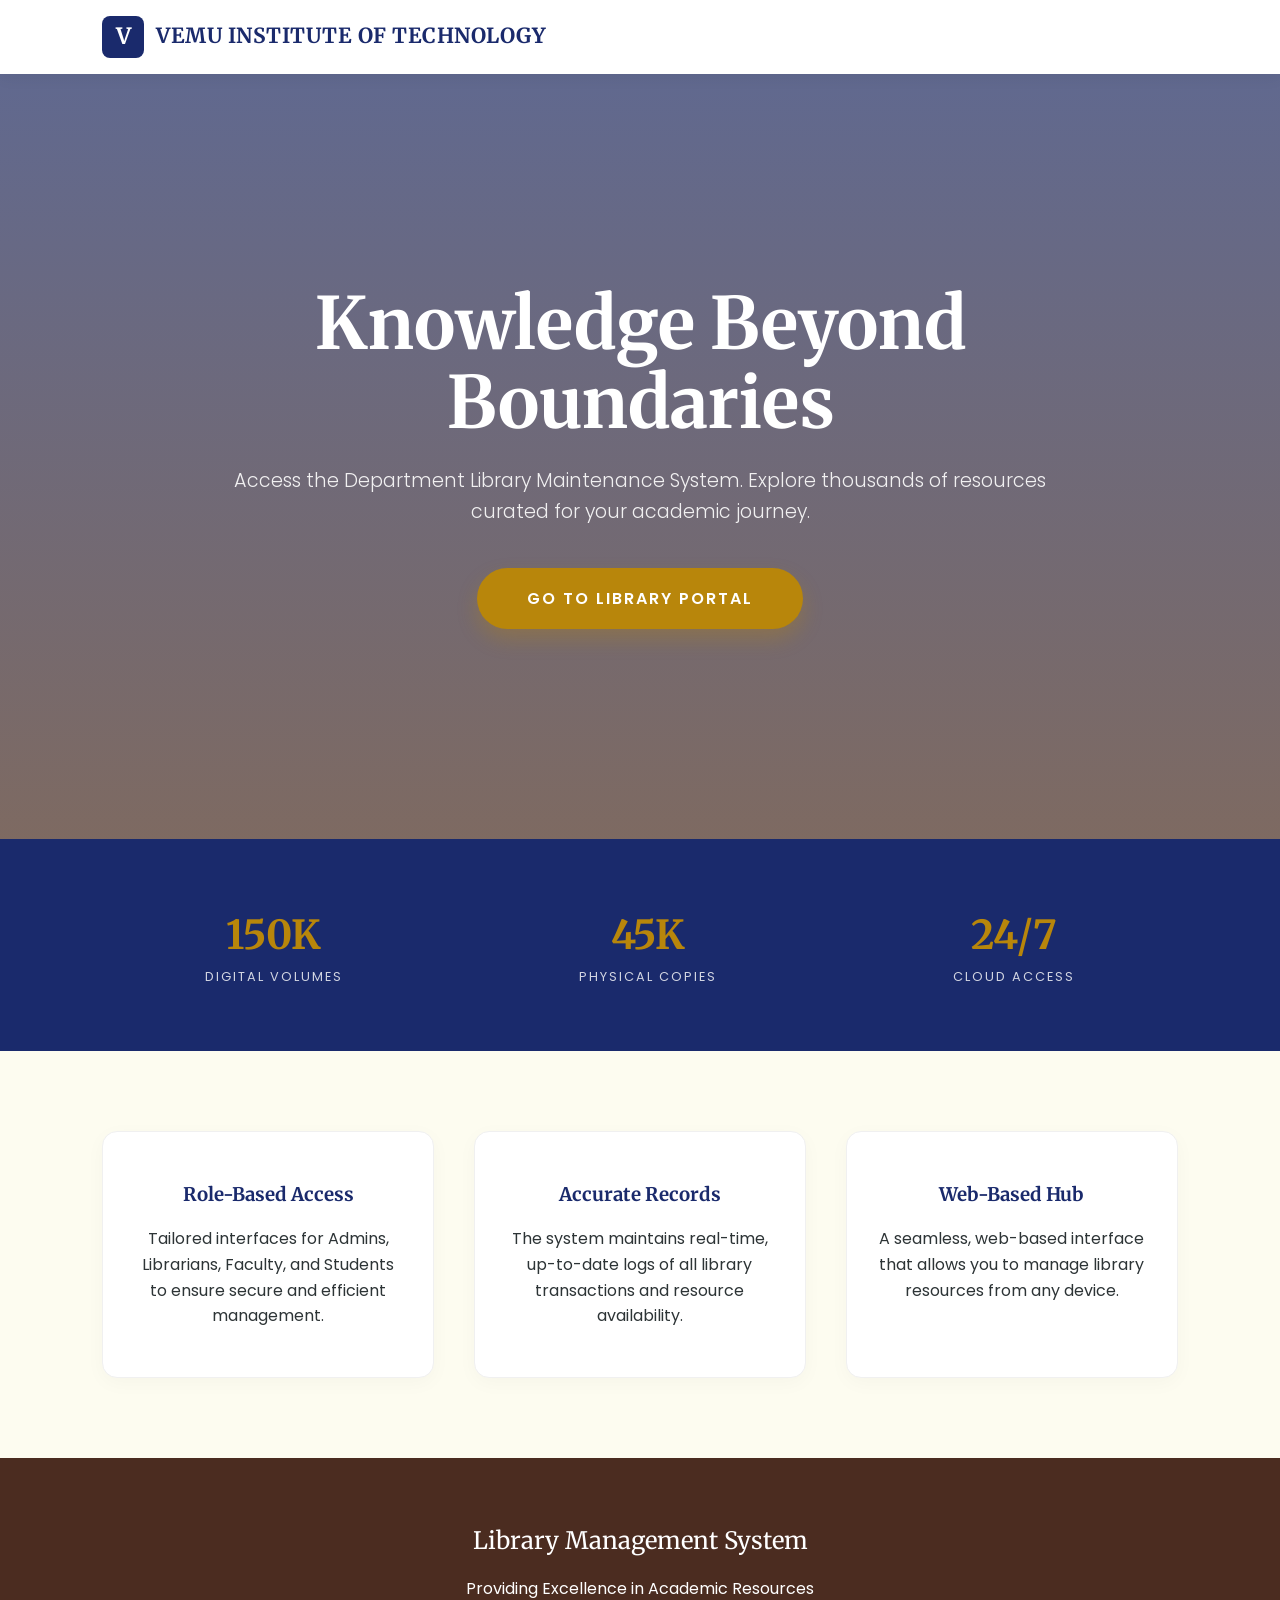
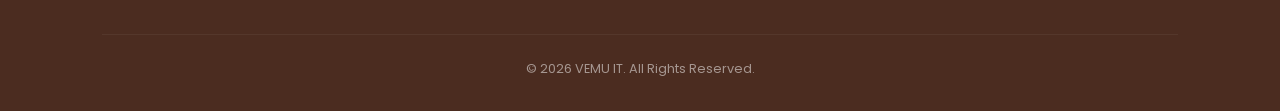
<file: index.html>
<!DOCTYPE html>
<html lang="en">

<head>
    <meta charset="UTF-8">
    <meta name="viewport" content="width=device-width, initial-scale=1.0">
    <title>VEMU IT | Library Management System</title>
    <!-- Google Fonts -->
    <link href="https://fonts.googleapis.com/css2?family=Merriweather:wght@400;700&family=Poppins:wght@300;400;500;600&display=swap" rel="stylesheet">
    <!-- Link to External CSS -->
    <link rel="stylesheet" href="home.css">
</head>

<body>

    <header>
        <div class="logo-box">
            <div class="logo-icon">V</div>
            <h1>VEMU INSTITUTE OF TECHNOLOGY</h1>
        </div>
    </header>

    <main>
        <section class="hero">
            <div class="hero-content">
                <h2>Knowledge Beyond Boundaries</h2>
                <p>Access the Department Library Maintenance System. Explore thousands of resources curated for your academic journey.</p>
                <a href="login.html" class="btn-login">Go to Library Portal</a>
            </div>
        </section>

        <section class="stats">
            <div class="stat-item">
                <h4>150K</h4>
                <p>Digital Volumes</p>
            </div>
            <div class="stat-item">
                <h4>45K</h4>
                <p>Physical Copies</p>
            </div>
            <div class="stat-item">
                <h4>24/7</h4>
                <p>Cloud Access</p>
            </div>
        </section>

        <section class="features">
            <div class="feature-card">
                <h3>Role-Based Access</h3>
                <p>Tailored interfaces for Admins, Librarians, Faculty, and Students to ensure secure and efficient management.</p>
            </div>
            <div class="feature-card">
                <h3>Accurate Records</h3>
                <p>The system maintains real-time, up-to-date logs of all library transactions and resource availability.</p>
            </div>
            <div class="feature-card">
                <h3>Web-Based Hub</h3>
                <p>A seamless, web-based interface that allows you to manage library resources from any device.</p>
            </div>
        </section>
    </main>

    <footer>
        <div class="footer-logo">Library Management System</div>
        <p>Providing Excellence in Academic Resources</p>
        <div class="copyright">
            &copy; 2026 VEMU IT. All Rights Reserved.
        </div>
    </footer>

</body>

</html>
</file>
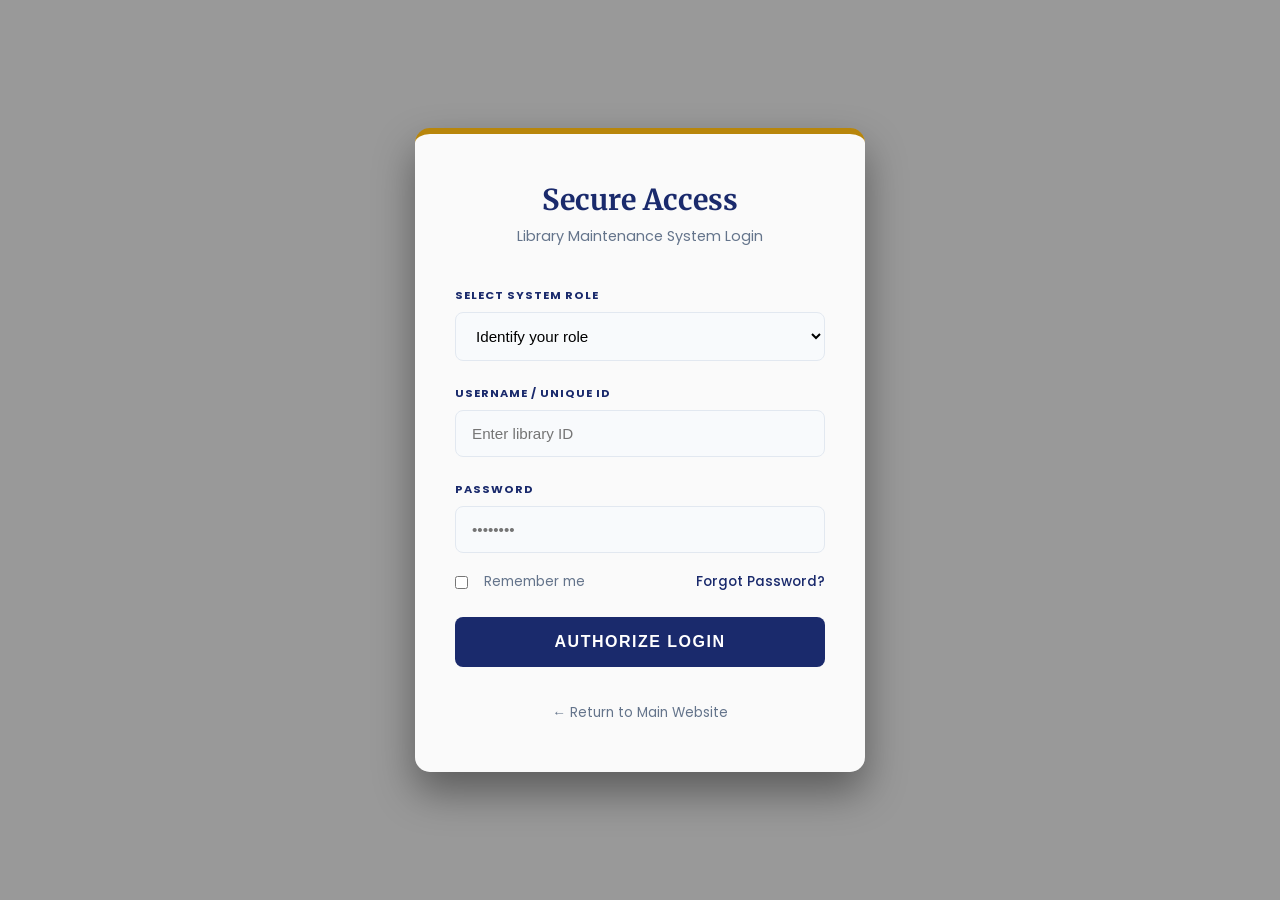
<file: login.html>
<!DOCTYPE html>
<html lang="en">

<head>
    <meta charset="UTF-8">
    <meta name="viewport" content="width=device-width, initial-scale=1.0">
    <title>Secure Access | Library Portal</title>
    <!-- Google Fonts -->
    <link href="https://fonts.googleapis.com/css2?family=Merriweather:wght@700&family=Poppins:wght@400;500;600&display=swap" rel="stylesheet">
    <link rel="stylesheet" href="login.css">
</head>

<body>

    <div class="login-card">
        <div class="login-header">
            <h2>Secure Access</h2>
            <p>Library Maintenance System Login</p>
        </div>

        <form action="index.html">
            <!-- Role Selection -->
            <div class="form-group">
                <label for="role">SELECT SYSTEM ROLE</label>
                <select id="role" name="role" class="form-control" required>
                    <option value="" disabled selected>Identify your role</option>
                    <option value="admin">Administrator</option>
                    <option value="librarian">Librarian</option>
                    <option value="faculty">Faculty Member</option>
                    <option value="student">Student Representative</option>
                </select>
            </div>

            <!-- Username -->
            <div class="form-group">
                <label for="username">USERNAME / UNIQUE ID</label>
                <input type="text" id="username" name="username" class="form-control" placeholder="Enter library ID" required>
            </div>

            <!-- Password -->
            <div class="form-group">
                <label for="password">PASSWORD</label>
                <input type="password" id="password" name="password" class="form-control" placeholder="••••••••" required>
            </div>

            <!-- Options Row: Remember Me & Forgot Password -->
            <div class="options-row">
                <label class="checkbox-container">
                    <input type="checkbox">
                    <span class="checkmark"></span>
                    Remember me
                </label>
                <a href="#" class="forgot-link">Forgot Password?</a>
            </div>

            <button type="submit" class="submit-btn">Authorize Login</button>
        </form>

        <div class="card-footer">
            <a href="index.html">← Return to Main Website</a>
        </div>
    </div>

</body>

</html>
</file>
<file: home.css>
/* CSS VARIABLES */

:root {
    --primary: #1a2a6c;
    --secondary: #4b2c20;
    --accent: #b8860b;
    --cream: #fdfcf0;
    --white: #ffffff;
    --text-dark: #2d3436;
    --transition: all 0.4s ease;
}

* {
    margin: 0;
    padding: 0;
    box-sizing: border-box;
}

body {
    font-family: 'Poppins', sans-serif;
    background-color: var(--cream);
    color: var(--text-dark);
    line-height: 1.6;
    overflow-x: hidden;
}

header {
    background-color: var(--white);
    padding: 1rem 8%;
    display: flex;
    justify-content: space-between;
    align-items: center;
    box-shadow: 0 4px 15px rgba(0, 0, 0, 0.05);
    position: sticky;
    top: 0;
    z-index: 1000;
}

.logo-box {
    display: flex;
    align-items: center;
    gap: 12px;
}

.logo-icon {
    width: 42px;
    height: 42px;
    background-color: var(--primary);
    color: white;
    border-radius: 8px;
    display: flex;
    justify-content: center;
    align-items: center;
    font-family: 'Merriweather', serif;
    font-weight: bold;
    font-size: 1.4rem;
}

header h1 {
    font-family: 'Merriweather', serif;
    font-size: 1.3rem;
    color: var(--primary);
    letter-spacing: 0.5px;
}

.hero {
    height: 85vh;
    background: linear-gradient(rgba(26, 42, 108, 0.7), rgba(75, 44, 32, 0.7)), url('https://images.unsplash.com/photo-1521587760476-6c12a4b040da?auto=format&fit=crop&w=1920&q=80');
    background-size: cover;
    background-position: center;
    background-attachment: fixed;
    display: flex;
    justify-content: center;
    align-items: center;
    text-align: center;
    color: var(--white);
    padding: 0 5%;
}

.hero-content {
    max-width: 850px;
}

.hero h2 {
    font-family: 'Merriweather', serif;
    font-size: clamp(2.5rem, 6vw, 4.5rem);
    margin-bottom: 1.5rem;
    line-height: 1.1;
}

.hero p {
    font-size: 1.2rem;
    margin-bottom: 2.5rem;
    opacity: 0.9;
    font-weight: 300;
}

.btn-login {
    display: inline-block;
    background-color: var(--accent);
    color: var(--white);
    padding: 18px 50px;
    text-decoration: none;
    font-weight: 600;
    font-size: 1rem;
    border-radius: 50px;
    text-transform: uppercase;
    letter-spacing: 2px;
    box-shadow: 0 10px 20px rgba(184, 134, 11, 0.3);
    transition: var(--transition);
}

.btn-login:hover {
    background-color: var(--white);
    color: var(--primary);
    transform: translateY(-5px);
    box-shadow: 0 15px 30px rgba(0, 0, 0, 0.2);
}

.stats {
    background-color: var(--primary);
    color: white;
    padding: 4rem 8%;
    display: flex;
    justify-content: space-around;
    flex-wrap: wrap;
    gap: 2rem;
    text-align: center;
}

.stat-item h4 {
    font-size: 2.5rem;
    font-family: 'Merriweather', serif;
    color: var(--accent);
}

.stat-item p {
    font-size: 0.8rem;
    text-transform: uppercase;
    letter-spacing: 2px;
    opacity: 0.8;
}

.features {
    padding: 5rem 8%;
    display: grid;
    grid-template-columns: repeat(auto-fit, minmax(300px, 1fr));
    gap: 2.5rem;
}

.feature-card {
    background-color: var(--white);
    padding: 3rem 2rem;
    border-radius: 15px;
    text-align: center;
    box-shadow: 0 5px 20px rgba(0, 0, 0, 0.03);
    transition: var(--transition);
    border: 1px solid #f0f0f0;
}

.feature-card:hover {
    transform: translateY(-10px);
    box-shadow: 0 15px 35px rgba(0, 0, 0, 0.08);
    border-color: var(--accent);
}

.feature-card h3 {
    font-family: 'Merriweather', serif;
    color: var(--primary);
    margin-bottom: 1rem;
}

footer {
    background-color: var(--secondary);
    color: var(--white);
    padding: 4rem 8% 2rem;
    text-align: center;
}

.footer-logo {
    font-family: 'Merriweather', serif;
    font-size: 1.5rem;
    margin-bottom: 1rem;
}

.copyright {
    margin-top: 2rem;
    font-size: 0.8rem;
    opacity: 0.5;
    border-top: 1px solid rgba(255, 255, 255, 0.1);
    padding-top: 1.5rem;
}

@media (max-width: 768px) {
    header h1 {
        font-size: 1.1rem;
    }
    .hero h2 {
        font-size: 2.5rem;
    }
    .hero p {
        font-size: 1rem;
    }
    .stats {
        flex-direction: column;
    }
}
</file>
<file: login.css>
:root {
    --navy: #1a2a6c;
    --gold: #b8860b;
    --white: #ffffff;
    --bg-light: #f8fafc;
    --text-muted: #64748b;
}

* {
    margin: 0;
    padding: 0;
    box-sizing: border-box;
}

body {
    font-family: 'Poppins', sans-serif;
    height: 100vh;
    display: flex;
    justify-content: center;
    align-items: center;
    /* Matching the high-quality library background from your screenshot */
    background: linear-gradient(rgba(0, 0, 0, 0.4), rgba(0, 0, 0, 0.4)), url('https://images.unsplash.com/photo-1507842217343-583bb7270b66?auto=format&fit=crop&w=1920&q=80') no-repeat center center/cover;
    padding: 20px;
}

.login-card {
    background-color: rgba(255, 255, 255, 0.95);
    backdrop-filter: blur(10px);
    width: 100%;
    max-width: 450px;
    padding: 3rem 2.5rem;
    border-radius: 15px;
    box-shadow: 0 20px 40px rgba(0, 0, 0, 0.4);
    border-top: 6px solid var(--gold);
    animation: slideUp 0.6s ease-out;
}

.login-header {
    text-align: center;
    margin-bottom: 2.5rem;
}

.login-header h2 {
    font-family: 'Merriweather', serif;
    color: var(--navy);
    font-size: 1.8rem;
    margin-bottom: 8px;
}

.login-header p {
    color: var(--text-muted);
    font-size: 0.9rem;
}

.form-group {
    margin-bottom: 1.5rem;
}

.form-group label {
    display: block;
    font-size: 0.7rem;
    font-weight: 700;
    color: var(--navy);
    letter-spacing: 1px;
    margin-bottom: 8px;
    text-transform: uppercase;
}

.form-control {
    width: 100%;
    padding: 14px 16px;
    border: 1px solid #e2e8f0;
    border-radius: 8px;
    background-color: var(--bg-light);
    font-size: 0.95rem;
    transition: all 0.3s ease;
}

.form-control:focus {
    outline: none;
    border-color: var(--navy);
    background-color: #fff;
    box-shadow: 0 0 0 4px rgba(26, 42, 108, 0.05);
}


/* OPTIONS ROW STYLING */

.options-row {
    display: flex;
    justify-content: space-between;
    align-items: center;
    margin-top: -5px;
    margin-bottom: 25px;
    font-size: 0.85rem;
}

.checkbox-container {
    display: flex;
    align-items: center;
    gap: 8px;
    color: var(--text-muted);
    cursor: pointer;
}

.forgot-link {
    color: var(--navy);
    text-decoration: none;
    font-weight: 500;
}

.forgot-link:hover {
    color: var(--gold);
    text-decoration: underline;
}

.submit-btn {
    width: 100%;
    background-color: var(--navy);
    color: white;
    padding: 16px;
    border: none;
    border-radius: 8px;
    font-size: 1rem;
    font-weight: 600;
    text-transform: uppercase;
    letter-spacing: 1.5px;
    cursor: pointer;
    transition: all 0.3s ease;
}

.submit-btn:hover {
    background-color: #0c153a;
    transform: translateY(-2px);
    box-shadow: 0 10px 20px rgba(0, 0, 0, 0.1);
}

.card-footer {
    margin-top: 2rem;
    text-align: center;
}

.card-footer a {
    color: var(--text-muted);
    text-decoration: none;
    font-size: 0.85rem;
    transition: color 0.3s;
}

.card-footer a:hover {
    color: var(--navy);
}

@keyframes slideUp {
    from {
        opacity: 0;
        transform: translateY(20px);
    }
    to {
        opacity: 1;
        transform: translateY(0);
    }
}
</file>
